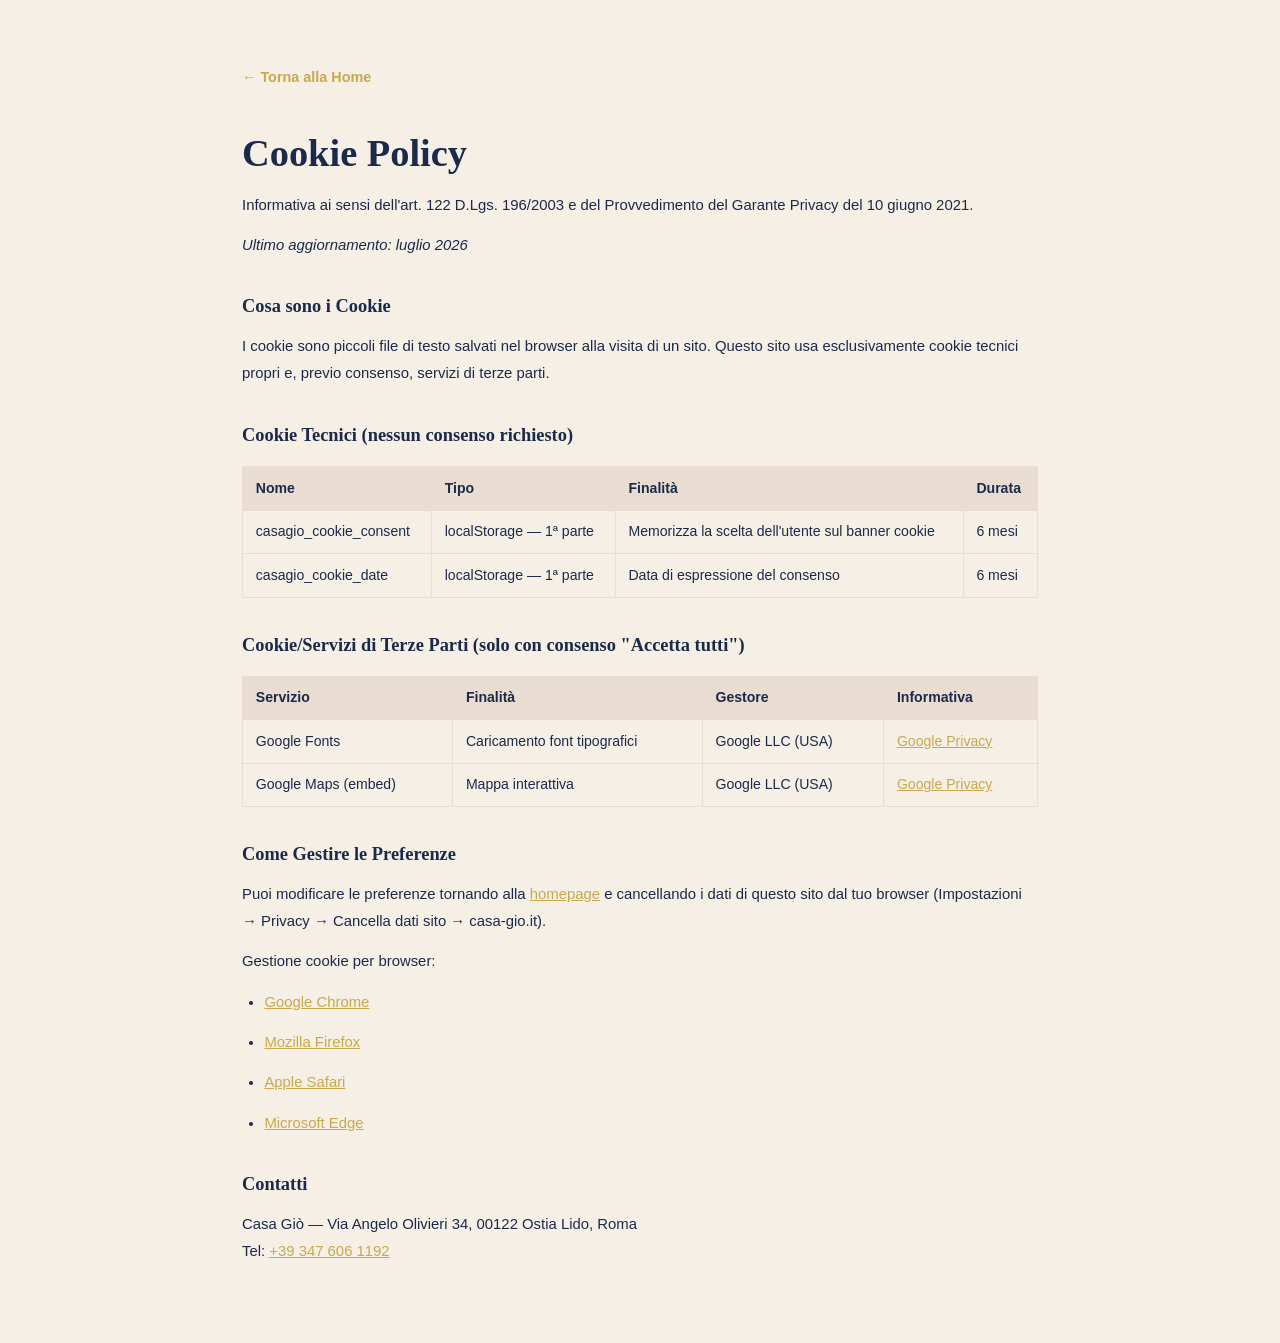
<file: cookie-policy.html>
<!DOCTYPE html>
<html lang="it">
<head>
  <meta charset="UTF-8">
  <meta name="viewport" content="width=device-width, initial-scale=1.0">
  <meta name="robots" content="noindex, follow">
  <title>Cookie Policy — Casa Giò Affittacamere Ostia Roma</title>
  <link rel="canonical" href="https://www.casa-gio.it/cookie-policy.html">
  <link rel="stylesheet" href="style/style.css">
  <style>
    body{background:var(--beige);font-family:'Lato',sans-serif}
    .policy-page{max-width:860px;margin:0 auto;padding:4rem 2rem}
    .policy-page h1{font-family:'Playfair Display',serif;color:var(--navy);margin-bottom:.4rem;font-size:clamp(1.8rem,4vw,2.4rem)}
    .policy-page h2{font-family:'Playfair Display',serif;color:var(--navy);margin:2rem 0 .7rem;font-size:1.15rem}
    .policy-page p,.policy-page li{color:var(--text-dark);line-height:1.85;margin-bottom:.8rem;font-size:.93rem}
    .policy-page ul{padding-left:1.4rem}
    .policy-page table{width:100%;border-collapse:collapse;margin:1rem 0;font-size:.88rem}
    .policy-page th,.policy-page td{border:1px solid var(--beige-dark);padding:.6rem .8rem;text-align:left}
    .policy-page th{background:var(--beige-dark);font-weight:700;color:var(--navy)}
    .policy-page a{color:var(--gold)}
    .policy-back{display:inline-flex;align-items:center;gap:6px;margin-bottom:2rem;color:var(--navy);text-decoration:none;font-weight:700;font-size:.9rem}
  </style>
</head>
<body>
<div class="policy-page">
  <a href="index.html" class="policy-back">← Torna alla Home</a>
  <h1>Cookie Policy</h1>
  <p>Informativa ai sensi dell'art. 122 D.Lgs. 196/2003 e del Provvedimento del Garante Privacy del 10 giugno 2021.</p>
  <p><em>Ultimo aggiornamento: luglio 2026</em></p>

  <h2>Cosa sono i Cookie</h2>
  <p>I cookie sono piccoli file di testo salvati nel browser alla visita di un sito. Questo sito usa esclusivamente cookie tecnici propri e, previo consenso, servizi di terze parti.</p>

  <h2>Cookie Tecnici (nessun consenso richiesto)</h2>
  <table>
    <tr><th>Nome</th><th>Tipo</th><th>Finalità</th><th>Durata</th></tr>
    <tr><td>casagio_cookie_consent</td><td>localStorage — 1ª parte</td><td>Memorizza la scelta dell'utente sul banner cookie</td><td>6 mesi</td></tr>
    <tr><td>casagio_cookie_date</td><td>localStorage — 1ª parte</td><td>Data di espressione del consenso</td><td>6 mesi</td></tr>
  </table>

  <h2>Cookie/Servizi di Terze Parti (solo con consenso "Accetta tutti")</h2>
  <table>
    <tr><th>Servizio</th><th>Finalità</th><th>Gestore</th><th>Informativa</th></tr>
    <tr><td>Google Fonts</td><td>Caricamento font tipografici</td><td>Google LLC (USA)</td><td><a href="https://policies.google.com/privacy" target="_blank" rel="noopener">Google Privacy</a></td></tr>
    <tr><td>Google Maps (embed)</td><td>Mappa interattiva</td><td>Google LLC (USA)</td><td><a href="https://policies.google.com/privacy" target="_blank" rel="noopener">Google Privacy</a></td></tr>
  </table>

  <h2>Come Gestire le Preferenze</h2>
  <p>Puoi modificare le preferenze tornando alla <a href="index.html">homepage</a> e cancellando i dati di questo sito dal tuo browser (Impostazioni → Privacy → Cancella dati sito → casa-gio.it).</p>
  <p>Gestione cookie per browser:</p>
  <ul>
    <li><a href="https://support.google.com/chrome/answer/95647" target="_blank" rel="noopener">Google Chrome</a></li>
    <li><a href="https://support.mozilla.org/it/kb/protezione-antitracciamento-avanzata-firefox" target="_blank" rel="noopener">Mozilla Firefox</a></li>
    <li><a href="https://support.apple.com/it-it/guide/safari/sfri11471/mac" target="_blank" rel="noopener">Apple Safari</a></li>
    <li><a href="https://support.microsoft.com/it-it/windows/eliminare-e-gestire-i-cookie-168dab11-0753-043d-7c16-ede5947fc64d" target="_blank" rel="noopener">Microsoft Edge</a></li>
  </ul>

  <h2>Contatti</h2>
  <p>Casa Giò — Via Angelo Olivieri 34, 00122 Ostia Lido, Roma<br>
  Tel: <a href="tel:+393476061192">+39 347 606 1192</a></p>
</div>
</body>
</html>
</file>
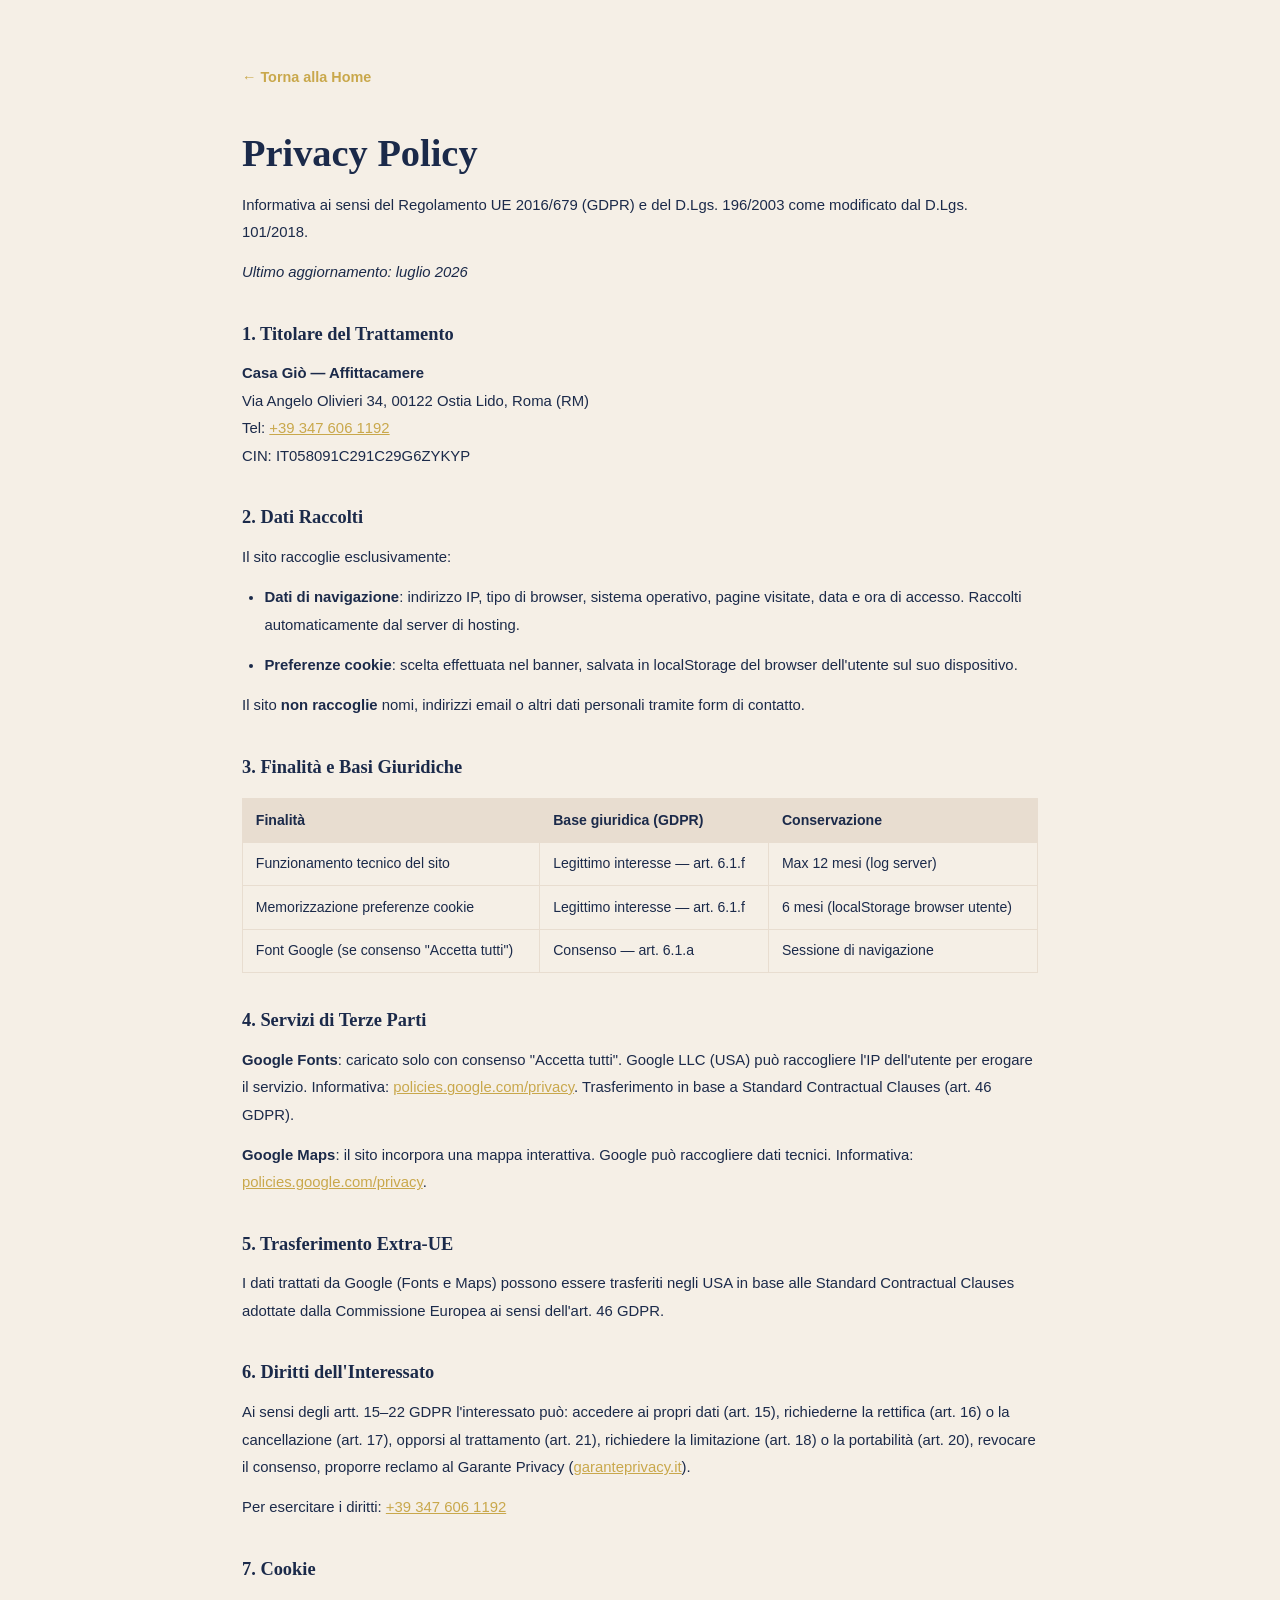
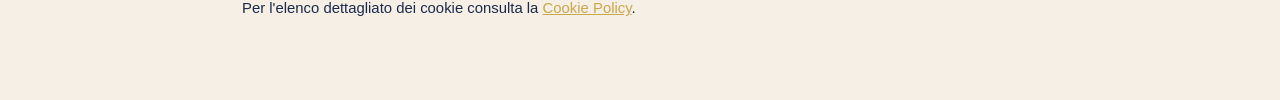
<file: privacy.html>
<!DOCTYPE html>
<html lang="it">
<head>
  <meta charset="UTF-8">
  <meta name="viewport" content="width=device-width, initial-scale=1.0">
  <meta name="robots" content="noindex, follow">
  <title>Privacy Policy — Casa Giò Affittacamere Ostia Roma</title>
  <link rel="canonical" href="https://www.casa-gio.it/privacy.html">
  <link rel="stylesheet" href="style/style.css">
  <style>
    body{background:var(--beige);font-family:'Lato',sans-serif}
    .policy-page{max-width:860px;margin:0 auto;padding:4rem 2rem}
    .policy-page h1{font-family:'Playfair Display',serif;color:var(--navy);margin-bottom:.4rem;font-size:clamp(1.8rem,4vw,2.4rem)}
    .policy-page h2{font-family:'Playfair Display',serif;color:var(--navy);margin:2rem 0 .7rem;font-size:1.15rem}
    .policy-page p,.policy-page li{color:var(--text-dark);line-height:1.85;margin-bottom:.8rem;font-size:.93rem}
    .policy-page ul{padding-left:1.4rem}
    .policy-page table{width:100%;border-collapse:collapse;margin:1rem 0;font-size:.88rem}
    .policy-page th,.policy-page td{border:1px solid var(--beige-dark);padding:.6rem .8rem;text-align:left}
    .policy-page th{background:var(--beige-dark);font-weight:700;color:var(--navy)}
    .policy-page a{color:var(--gold)}
    .policy-back{display:inline-flex;align-items:center;gap:6px;margin-bottom:2rem;color:var(--navy);text-decoration:none;font-weight:700;font-size:.9rem}
  </style>
</head>
<body>
<div class="policy-page">
  <a href="index.html" class="policy-back">← Torna alla Home</a>
  <h1>Privacy Policy</h1>
  <p>Informativa ai sensi del Regolamento UE 2016/679 (GDPR) e del D.Lgs. 196/2003 come modificato dal D.Lgs. 101/2018.</p>
  <p><em>Ultimo aggiornamento: luglio 2026</em></p>

  <h2>1. Titolare del Trattamento</h2>
  <p><strong>Casa Giò — Affittacamere</strong><br>
  Via Angelo Olivieri 34, 00122 Ostia Lido, Roma (RM)<br>
  Tel: <a href="tel:+393476061192">+39 347 606 1192</a><br>
  CIN: IT058091C291C29G6ZYKYP</p>

  <h2>2. Dati Raccolti</h2>
  <p>Il sito raccoglie esclusivamente:</p>
  <ul>
    <li><strong>Dati di navigazione</strong>: indirizzo IP, tipo di browser, sistema operativo, pagine visitate, data e ora di accesso. Raccolti automaticamente dal server di hosting.</li>
    <li><strong>Preferenze cookie</strong>: scelta effettuata nel banner, salvata in localStorage del browser dell'utente sul suo dispositivo.</li>
  </ul>
  <p>Il sito <strong>non raccoglie</strong> nomi, indirizzi email o altri dati personali tramite form di contatto.</p>

  <h2>3. Finalità e Basi Giuridiche</h2>
  <table>
    <tr><th>Finalità</th><th>Base giuridica (GDPR)</th><th>Conservazione</th></tr>
    <tr><td>Funzionamento tecnico del sito</td><td>Legittimo interesse — art. 6.1.f</td><td>Max 12 mesi (log server)</td></tr>
    <tr><td>Memorizzazione preferenze cookie</td><td>Legittimo interesse — art. 6.1.f</td><td>6 mesi (localStorage browser utente)</td></tr>
    <tr><td>Font Google (se consenso "Accetta tutti")</td><td>Consenso — art. 6.1.a</td><td>Sessione di navigazione</td></tr>
  </table>

  <h2>4. Servizi di Terze Parti</h2>
  <p><strong>Google Fonts</strong>: caricato solo con consenso "Accetta tutti". Google LLC (USA) può raccogliere l'IP dell'utente per erogare il servizio. Informativa: <a href="https://policies.google.com/privacy" target="_blank" rel="noopener">policies.google.com/privacy</a>. Trasferimento in base a Standard Contractual Clauses (art. 46 GDPR).</p>
  <p><strong>Google Maps</strong>: il sito incorpora una mappa interattiva. Google può raccogliere dati tecnici. Informativa: <a href="https://policies.google.com/privacy" target="_blank" rel="noopener">policies.google.com/privacy</a>.</p>

  <h2>5. Trasferimento Extra-UE</h2>
  <p>I dati trattati da Google (Fonts e Maps) possono essere trasferiti negli USA in base alle Standard Contractual Clauses adottate dalla Commissione Europea ai sensi dell'art. 46 GDPR.</p>

  <h2>6. Diritti dell'Interessato</h2>
  <p>Ai sensi degli artt. 15–22 GDPR l'interessato può: accedere ai propri dati (art. 15), richiederne la rettifica (art. 16) o la cancellazione (art. 17), opporsi al trattamento (art. 21), richiedere la limitazione (art. 18) o la portabilità (art. 20), revocare il consenso, proporre reclamo al Garante Privacy (<a href="https://www.garanteprivacy.it" target="_blank" rel="noopener">garanteprivacy.it</a>).</p>
  <p>Per esercitare i diritti: <a href="tel:+393476061192">+39 347 606 1192</a></p>

  <h2>7. Cookie</h2>
  <p>Per l'elenco dettagliato dei cookie consulta la <a href="cookie-policy.html">Cookie Policy</a>.</p>
</div>
</body>
</html>
</file>
<file: style/style.css>
/* === VARIABILI COLORI — palette ufficiale Casa Giò === */
:root {
  --navy:        #1b2a4a;           /* blu navy scuro — hero, sezione dove siamo */
  --navy-light:  #243555;           /* navy medio — hover, accenti scuri */
  --beige:       #f5efe6;           /* beige caldo — sfondo gallery e footer */
  --beige-dark:  #e8ddd0;           /* beige più scuro — bordi, separatori */
  --gold:        #c9a84c;           /* oro — accenti, bottoni, linee decorative */
  --text-light:  #f5efe6;           /* testo su sfondi scuri */
  --text-dark:   #1b2a4a;           /* testo su sfondi chiari */
}

/* === RESET BASE === */
*, *::before, *::after {
  box-sizing: border-box;
  margin: 0;
  padding: 0;
}

/* Elimina qualsiasi margine di default su html e body */
html, body {
  margin: 0;
  padding: 0;
  overflow-x: hidden;
}

html {
  scroll-behavior: smooth;
}

body {
  font-family: 'Lato', sans-serif;
  color: var(--text-dark);
  overflow-x: hidden;
  line-height: 1.65;
}

/* === ANIMAZIONE FADE-IN (gestita da sito.js con IntersectionObserver) === */
/* Stato iniziale: invisibile, spostato verso il basso */
.fade-el {
  opacity: 0;
  transform: translateY(28px);
  transition: opacity 0.7s ease, transform 0.7s ease;
}

/* Classe aggiunta da JS quando l'elemento entra nel viewport */
.fade-el.visible {
  opacity: 1;
  transform: translateY(0);
}

/* Se il sistema operativo richiede meno animazioni, mostra tutto subito */
@media (prefers-reduced-motion: reduce) {
  .fade-el {
    opacity: 1;
    transform: none;
    transition: none;
  }
}

/* === TITOLI DI SEZIONE === */
.section-title {
  font-family: 'Playfair Display', serif;
  font-size: clamp(1.8rem, 4vw, 2.8rem);
  text-align: center;
  margin-bottom: clamp(2rem, 5vw, 3.5rem);
  padding-bottom: 0.6em;
  position: relative;
}

/* Lineetta decorativa dorata sotto ogni titolo di sezione */
.section-title::after {
  content: '';
  display: block;
  width: 60px;
  height: 3px;
  background: var(--gold);
  margin: 0.4em auto 0;
  border-radius: 2px;
}

/* ============================
   SEZIONE 1: HERO
   (immagine come <img> per LCP ottimale)
   ============================ */
.hero {
  position: relative;
  width: 100%;
  min-height: 100vh;
  height: 100vh;
  display: flex;
  align-items: center;
  justify-content: center;
  text-align: center;
  overflow: hidden;
}

/* Immagine hero come elemento <img> posizionato in modo assoluto
   Identico visivamente a background-size:cover ma rilevato
   dal preload scanner e caricato con alta priorità */
.hero-bg-img {
  position: absolute;
  inset: 0;
  width: 100%;
  height: 100%;
  object-fit: cover;
  object-position: center center;
  z-index: 0;
}

/* Overlay scuro semitrasparente sopra l'immagine */
.hero-overlay {
  position: absolute;
  inset: 0;
  background: rgba(30, 28, 26, 0.45);
  z-index: 1;
}

.hero-content {
  position: relative;
  z-index: 2;
  text-align: center;
  color: var(--text-light);
  padding: clamp(1rem, 4vw, 3rem);
  text-shadow: 0 2px 12px rgba(0,0,0,0.35);
}

/* Riga geolocalizzata sotto il sottotitolo — segnale GEO leggibile */
.hero-geo {
  font-family: 'Lato', sans-serif;
  font-size: clamp(0.75rem, 1.5vw, 0.9rem);
  color: rgba(255, 255, 255, 0.7);
  letter-spacing: 0.1em;
  text-transform: uppercase;
  margin-top: 0.5em;
}

/* Titolo principale Casa Giò — colore arancione caldo */
.hero-title {
  font-family: 'Playfair Display', serif;
  font-size: clamp(4.5rem, 13vw, 9.5rem);
  font-weight: 700;
  color: #c9a84c;
  /* Arancione caldo professionale — per testare altri toni:
     #E8650A arancione bruciato
     #FF6B2B arancione più vivace
     #D4551A arancione terracotta */
  letter-spacing: 0.04em;
  text-shadow: 0 2px 24px rgba(0, 0, 0, 0.45);
  margin-bottom: 0.5em;
  line-height: 1.1;
  -webkit-text-stroke: 1px #000;
  paint-order: stroke fill;
}

/* Linea decorativa orizzontale oro sotto il titolo (60px × 2px) */
.hero-line {
  width: 60px;
  height: 2px;
  background: var(--gold);
  margin: 0 auto 1em;
  border-radius: 1px;
}

/* Sottotitolo in maiuscolo spaziato, font Lato leggero */
.hero-subtitle {
  font-family: 'Lato', sans-serif;
  font-size: clamp(1.3rem, 3.8vw, 2.2rem);
  font-weight: 300;
  letter-spacing: 0.22em;
  text-transform: uppercase;
  margin-bottom: 1.2em;
  color: #000000;
  text-shadow:
    0 0 8px rgba(201, 168, 76, 0.9),
    0 0 16px rgba(201, 168, 76, 0.5);
  -webkit-text-stroke: 0.6px #000;
  paint-order: stroke fill;
}

/* CIN obbligatorio per legge — discreto, quasi invisibile */
.hero-cin {
  display: block;
  font-size: clamp(0.62rem, 1.3vw, 0.8rem);
  color: rgba(245, 239, 230, 0.45);
  letter-spacing: 0.1em;
  font-family: 'Lato', sans-serif;
}

/* === SEZIONE CHI SIAMO === */
.chi-siamo-section {
  background: var(--beige);
  padding: clamp(2.5rem, 6vw, 5rem) clamp(1rem, 5vw, 4rem);
  border-bottom: 1px solid var(--beige-dark);
}
.chi-siamo-inner {
  max-width: 860px;
  margin: 0 auto;
  text-align: center;
}
.chi-siamo-testo {
  display: flex;
  flex-direction: column;
  gap: 1rem;
  margin-top: 0.5rem;
}
.chi-siamo-testo p {
  font-size: clamp(0.95rem, 2vw, 1.05rem);
  line-height: 1.85;
  color: var(--text-dark);
  text-align: left;
}
.chi-siamo-testo strong { color: var(--navy); }

/* ============================
   SEZIONE 2: GALLERY
   ============================ */
.gallery-section {
  background: var(--beige);
  padding: clamp(3rem, 7vw, 6.5rem) clamp(1rem, 5vw, 4rem);
}

.gallery-section .section-title {
  color: var(--text-dark);
}

/* Griglia adattiva — 3 colonne desktop, 2 tablet, 2 mobile */
.gallery-grid {
  display: grid;
  grid-template-columns: repeat(auto-fit, minmax(260px, 1fr));
  gap: clamp(0.8rem, 2vw, 1.4rem);
  max-width: 1300px;
  margin: 0 auto;
}

/* Ogni card immagine: quadrata, overflow hidden obbligatorio per contenere lo zoom */
.gallery-item {
  overflow: hidden;
  border-radius: 8px;
  aspect-ratio: 1 / 1;
  box-shadow: 0 4px 18px rgba(0, 0, 0, 0.1);
}

/* Immagine copre tutto il quadrato — al hover scala del 7% */
.gallery-item img {
  width: 100%;
  height: 100%;
  object-fit: cover;
  object-position: center;
  display: block;
  transition: transform 0.45s ease;
}

/* Zoom CSS puro al passaggio del mouse — zero JavaScript */
.gallery-item:hover img {
  transform: scale(1.07);
}

/* ============================
   SEZIONE 3: DOVE SIAMO
   ============================ */
.dove-siamo-section {
  background: var(--navy);
  padding: clamp(3rem, 7vw, 6.5rem) clamp(1rem, 5vw, 4rem);
}

.dove-siamo-section .section-title {
  color: var(--gold);
}

/* Due colonne affiancate su desktop */
.dove-siamo-grid {
  display: grid;
  grid-template-columns: 1fr 1fr;
  gap: clamp(2rem, 5vw, 4.5rem);
  max-width: 1100px;
  margin: 0 auto;
  align-items: start;
}

/* Indirizzo in testo chiaro */
.ds-indirizzo {
  font-size: clamp(1rem, 2vw, 1.2rem);
  color: var(--text-light);
  margin-bottom: 1.4rem;
  line-height: 1.5;
}

/* Badge evidenziato — sfondo oro, testo navy */
.ds-badge {
  display: inline-block;
  background: var(--gold);
  color: var(--navy);
  padding: 0.55em 1.1em;
  border-radius: 6px;
  font-weight: 700;
  font-size: clamp(0.82rem, 1.5vw, 0.95rem);
  line-height: 1.4;
  margin-bottom: 1.4rem;
}

/* Testo descrittivo sotto il badge */
.ds-testo {
  color: rgba(245, 239, 230, 0.8);
  font-size: 1rem;
  line-height: 1.7;
  margin-bottom: 2rem;
}

/* Bottone WhatsApp — sfondo oro, testo navy scuro */
.btn-whatsapp {
  display: inline-block;
  background: var(--gold);
  color: var(--navy);
  padding: 0.75em 2em;
  border-radius: 30px;
  text-decoration: none;
  font-weight: 700;
  font-size: 0.95rem;
  letter-spacing: 0.04em;
  transition: background 0.25s ease, transform 0.25s ease;
}

.btn-whatsapp:hover {
  background: #dfc06a;
  transform: translateY(-2px);
}

/* Indirizzo nella colonna sinistra aggiornata */
.address {
  font-size: clamp(1rem, 2vw, 1.2rem);
  color: var(--text-light);
  margin-bottom: 1.4rem;
  line-height: 1.5;
}

.location-desc {
  font-size: 0.95rem;
  line-height: 1.8;
  color: var(--beige);
  opacity: 0.85;
  margin-bottom: 1.4rem;
}

.phones {
  display: flex;
  flex-direction: column;
  gap: 10px;
  margin-bottom: 1.4rem;
}

.phone-link {
  display: inline-flex;
  align-items: center;
  gap: 8px;
  color: var(--beige);
  text-decoration: none;
  font-size: 0.95rem;
  font-weight: 600;
  opacity: 0.9;
  transition: opacity 0.2s;
}

.phone-link:hover { opacity: 1; color: var(--gold); }

/* Bottone WhatsApp nella sezione Dove Siamo */
.wa-btn {
  display: inline-flex;
  align-items: center;
  gap: 10px;
  background: var(--gold);
  color: var(--navy);
  padding: 0.75em 2em;
  border-radius: 30px;
  text-decoration: none;
  font-weight: 700;
  font-size: 0.95rem;
  letter-spacing: 0.04em;
  transition: background 0.25s ease, transform 0.25s ease;
}

.wa-btn:hover {
  background: #dfc06a;
  transform: translateY(-2px);
}

/* Iframe mappa con ombra */
.dove-siamo-mappa iframe {
  width: 100%;
  border-radius: 8px;
  box-shadow: 0 6px 25px rgba(0, 0, 0, 0.35);
  display: block;
}

/* === SEZIONE FAQ === */
.faq-section {
  background: var(--beige);
  padding: clamp(3rem, 7vw, 6rem) clamp(1rem, 5vw, 4rem);
}
.faq-inner {
  max-width: 800px;
  margin: 0 auto;
}
.faq-list {
  display: flex;
  flex-direction: column;
  gap: 0.6rem;
  margin-top: 0.5rem;
}
.faq-item {
  background: #fff;
  border: 1px solid var(--beige-dark);
  border-radius: 8px;
  overflow: hidden;
}
.faq-question {
  display: block;
  padding: 1.1rem 2.8rem 1.1rem 1.4rem;
  font-family: 'Lato', sans-serif;
  font-weight: 700;
  font-size: 1rem;
  color: var(--navy);
  cursor: pointer;
  list-style: none;
  position: relative;
}
.faq-question::after {
  content: '+';
  position: absolute;
  right: 1.2rem;
  top: 50%;
  transform: translateY(-50%);
  font-size: 1.5rem;
  color: var(--gold);
  transition: transform 0.25s ease;
  line-height: 1;
}
.faq-item[open] .faq-question::after {
  transform: translateY(-50%) rotate(45deg);
}
.faq-question::-webkit-details-marker { display: none; }
.faq-answer {
  padding: 0 1.4rem 1.2rem;
  font-size: 0.95rem;
  line-height: 1.8;
  color: var(--text-dark);
}
.faq-answer a { color: var(--gold); }

/* ============================
   FOOTER
   ============================ */
footer {
  background: var(--beige);
  border-top: 1px solid var(--beige-dark);
  padding: 4rem 2rem 2.5rem;
}
.footer-inner {
  display: grid;
  grid-template-columns: 1fr auto 1fr;
  gap: 2rem;
  max-width: 1000px;
  margin: 0 auto;
  align-items: start;
}

/* Colonna sinistra — Brand */
.footer-brand {
  display: flex;
  flex-direction: column;
  gap: 8px;
}
.footer-name {
  font-family: 'Playfair Display', serif;
  font-size: 1.6rem;
  color: var(--navy);
  line-height: 1;
}
.footer-address {
  font-size: 0.82rem;
  color: var(--navy);
  opacity: 0.55;
  line-height: 1.5;
}
.footer-wa {
  display: inline-flex;
  align-items: center;
  gap: 6px;
  margin-top: 6px;
  color: var(--gold);
  font-size: 0.82rem;
  font-weight: 700;
  text-decoration: none;
  transition: opacity 0.2s;
}
.footer-wa:hover { opacity: 0.75; }

/* Colonna centrale */
.footer-center {
  display: flex;
  flex-direction: column;
  align-items: center;
  gap: 10px;
  text-align: center;
}
.footer-gold-line {
  width: 1px;
  height: 48px;
  background: var(--gold);
  margin: 0 auto 4px;
}
.footer-copy {
  font-size: 0.78rem;
  color: var(--navy);
  opacity: 0.5;
  line-height: 1.7;
}
.footer-cin {
  font-size: 0.68rem;
  color: var(--navy);
  opacity: 0.3;
  letter-spacing: 0.05em;
}
.footer-policy-links {
  display: flex;
  gap: 0.5rem;
  align-items: center;
  margin-top: 6px;
}
.footer-policy-links a {
  font-size: 0.68rem;
  color: var(--navy);
  opacity: 0.45;
  text-decoration: underline;
  transition: opacity 0.2s;
}
.footer-policy-links a:hover { opacity: 0.8; }
.footer-policy-links span { font-size: 0.68rem; color: var(--navy); opacity: 0.3; }

/* Colonna destra — Anvira */
.footer-anvira {
  display: flex;
  flex-direction: column;
  align-items: flex-end;
  gap: 5px;
  text-align: right;
}
.footer-anvira-label {
  font-size: 0.7rem;
  color: var(--navy);
  opacity: 0.35;
  text-transform: uppercase;
  letter-spacing: 0.1em;
}
.footer-anvira-name {
  font-size: 0.85rem;
  font-weight: 700;
  color: var(--navy);
  opacity: 0.7;
  letter-spacing: 0.08em;
}
.footer-anvira-detail {
  font-size: 0.72rem;
  color: var(--navy);
  opacity: 0.45;
  line-height: 1.5;
}
.footer-anvira-mail {
  font-size: 0.72rem;
  color: var(--gold);
  text-decoration: none;
  margin-top: 2px;
  transition: opacity 0.2s;
}
.footer-anvira-mail:hover { opacity: 0.7; }

@media (max-width: 700px) {
  .footer-inner {
    grid-template-columns: 1fr;
    text-align: center;
  }
  .footer-brand { align-items: center; }
  .footer-anvira { align-items: center; text-align: center; }
  .footer-gold-line { width: 40px; height: 1px; margin: 8px auto; }
}

/* === LIGHTBOX === */
#lightbox {
  display: none;
  position: fixed;
  inset: 0;
  z-index: 9999;
  background: rgba(0, 0, 0, 0.92);
  align-items: center;
  justify-content: center;
}
#lightbox.active {
  display: flex;
}
#lb-img {
  max-width: 90vw;
  max-height: 85vh;
  object-fit: contain;
  border-radius: 4px;
  box-shadow: 0 8px 40px rgba(0,0,0,0.6);
  user-select: none;
}
#lb-close {
  position: fixed;
  top: 20px;
  right: 28px;
  background: none;
  border: none;
  color: #fff;
  font-size: 2.5rem;
  cursor: pointer;
  line-height: 1;
  opacity: 0.8;
  transition: opacity 0.2s;
  z-index: 10000;
}
#lb-close:hover { opacity: 1; }
#lb-prev,
#lb-next {
  position: fixed;
  top: 50%;
  transform: translateY(-50%);
  background: rgba(255,255,255,0.08);
  border: 1px solid rgba(255,255,255,0.2);
  color: #fff;
  font-size: 2.5rem;
  width: 52px;
  height: 52px;
  border-radius: 50%;
  cursor: pointer;
  display: flex;
  align-items: center;
  justify-content: center;
  transition: background 0.2s;
  z-index: 10000;
}
#lb-prev { left: 20px; }
#lb-next { right: 20px; }
#lb-prev:hover,
#lb-next:hover { background: rgba(255,255,255,0.18); }
.gallery-item { cursor: pointer; }

@media (max-width: 600px) {
  #lb-prev { left: 8px; }
  #lb-next { right: 8px; }
}
@media (prefers-reduced-motion: reduce) {
  #lb-close, #lb-prev, #lb-next { transition: none; }
}

/* ============================
   RESPONSIVITÀ
   ============================ */

/* Tablet (max 900px): dove siamo passa a colonna singola */
@media (max-width: 900px) {
  .dove-siamo-grid {
    grid-template-columns: 1fr;
  }
}

/* Mobile medio (max 600px): gallery a 2 colonne strette */
@media (max-width: 600px) {
  .gallery-grid {
    grid-template-columns: repeat(2, 1fr);
    gap: 0.65rem;
  }
}

/* Mobile piccolo (max 380px): gallery a colonna singola */
@media (max-width: 380px) {
  .gallery-grid {
    grid-template-columns: 1fr;
  }
}

/* Mobile (max 768px): immagine verticale ottimizzata per smartphone */
@media (max-width: 768px) {
  .hero {
    min-height: 55vh;
    height: 55vh;
  }

  /* TEST MOBILE — sposta testo hero verso l'alto
     per allinearlo sopra l'orizzonte dell'immagine.
     Modifica il valore di margin-bottom per aggiustare
     manualmente la posizione: più alto = testo più in alto */
  .hero-content {
    margin-bottom: -85%;
    /* REGOLA DI TEST: cambia 30% per spostare il testo.
       Aumenta il valore per salire, diminuisci per scendere.
       Valori consigliati da testare: 20%, 25%, 30%, 35%, 40% */
  }
}

/* Desktop (min 769px): sposta il testo hero verso il basso */
@media (min-width: 769px) {
  .hero-content {
    margin-top: 25%;
    /* REGOLA DI TEST DESKTOP: cambia il valore di margin-top
       per spostare tutto il testo verso il basso (dentro l'acqua).
       Valori consigliati da testare: 30%, 35%, 40%, 45%, 50% */
  }
}

/* === PULSANTE WHATSAPP FISSO === */
.wa-float {
  position: fixed;
  bottom: 28px;
  right: 28px;
  z-index: 9000;
  background: #25D366;
  color: #fff;
  width: 62px;
  height: 62px;
  border-radius: 50%;
  display: flex;
  align-items: center;
  justify-content: center;
  box-shadow: 0 4px 20px rgba(37,211,102,0.5);
  transition: transform 0.2s ease, box-shadow 0.2s ease;
  text-decoration: none;
}
.wa-float:hover {
  transform: scale(1.1);
  box-shadow: 0 6px 28px rgba(37,211,102,0.65);
}
@media (max-width: 600px) {
  .wa-float { bottom: 18px; right: 18px; width: 54px; height: 54px; }
}

/* === COOKIE BANNER === */
#cookie-banner {
  position: fixed;
  bottom: 0;
  left: 0;
  right: 0;
  z-index: 8999;
  background: var(--navy);
  color: var(--text-light);
  padding: 1.2rem 2rem;
  display: flex;
  align-items: center;
  justify-content: space-between;
  gap: 1.5rem;
  box-shadow: 0 -4px 20px rgba(0,0,0,0.3);
  flex-wrap: wrap;
}
#cookie-banner.hidden { display: none; }
.cookie-banner-text {
  font-size: 0.82rem;
  line-height: 1.6;
  flex: 1;
  min-width: 200px;
  opacity: 0.92;
}
.cookie-banner-text a { color: var(--gold); text-decoration: underline; }
.cookie-banner-btns {
  display: flex;
  gap: 0.6rem;
  flex-shrink: 0;
  flex-wrap: wrap;
}
.cookie-btn {
  padding: 0.55em 1.3em;
  border-radius: 4px;
  border: none;
  font-size: 0.82rem;
  font-weight: 700;
  cursor: pointer;
  transition: opacity 0.2s;
  white-space: nowrap;
  font-family: 'Lato', sans-serif;
}
.cookie-btn:hover { opacity: 0.82; }
.cookie-btn-primary { background: var(--gold); color: var(--navy); }
.cookie-btn-secondary {
  background: transparent;
  color: var(--text-light);
  border: 1px solid rgba(245,239,230,0.4);
}
.cookie-btn-ghost {
  background: transparent;
  color: var(--gold);
  border: 1px solid var(--gold);
}
@media (max-width: 640px) {
  #cookie-banner { flex-direction: column; align-items: flex-start; padding: 1rem; }
  .cookie-banner-btns { width: 100%; }
  .cookie-btn { flex: 1; text-align: center; }
}
</file>
